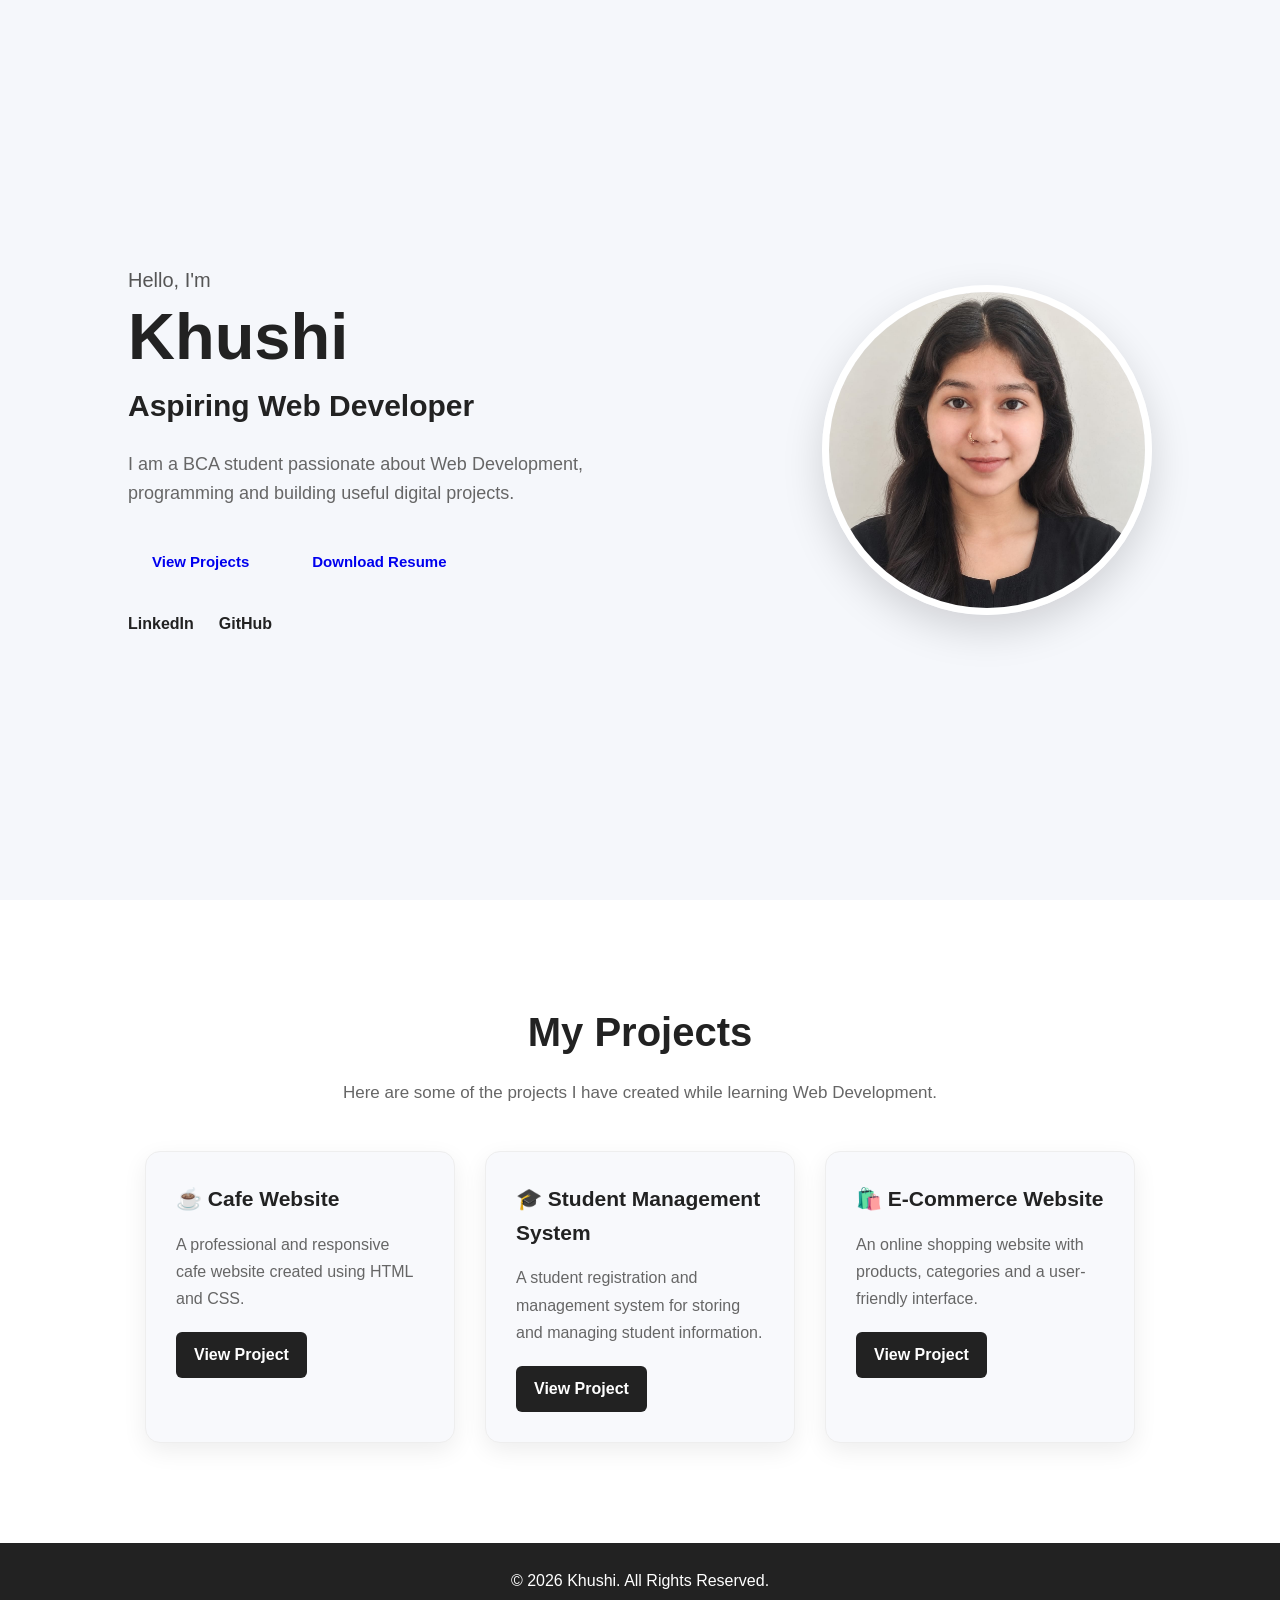
<file: index.html>
<!DOCTYPE html>
<html lang="en">

<head>

    <meta charset="UTF-8">

    <meta name="viewport" content="width=device-width, initial-scale=1.0">

    <title>Khushi | Aspiring Web Developer</title>

    <link rel="stylesheet" href="style.css">

</head>


<body>


    <!-- ==================== HOME SECTION ==================== -->

    <section id="home" class="hero">

        <div class="hero-content">


            <!-- LEFT SIDE -->

            <div class="hero-text">

                <p class="hello">
                    Hello, I'm
                </p>


                <h1>
                    Khushi
                </h1>


                <h2>
                    Aspiring Web Developer
                </h2>


                <p class="intro">
                    I am a BCA student passionate about Web Development,
                    programming and building useful digital projects.
                </p>


                <!-- BUTTONS -->

                <div class="buttons">

            <a href="#projects" class="btn">
                View Projects
            </a>


                    <a href="resume/Khushi-Resume.pdf" class="btn resume-btn" download>

                        Download Resume

                    </a>

                </div>


                <!-- SOCIAL LINKS -->

                <div class="social-links">

                    <a href="https://www.linkedin.com/in/khushi-kumari-074ba1424/" target="_blank">

                        LinkedIn

                    </a>


                    <a href="https://github.com/" target="_blank">

                        GitHub

                    </a>

                </div>

            </div>


            <!-- RIGHT SIDE PHOTO -->

            <div class="hero-image">

                <img src="images/profile.jpg" alt="Khushi - Aspiring Web Developer">

            </div>


        </div>

    </section>



    <!-- ==================== PROJECTS SECTION ==================== -->

    <section id="projects">


        <h2>
            My Projects
        </h2>


        <p class="section-text">

            Here are some of the projects I have created
            while learning Web Development.

        </p>



        <div class="projects">


            <!-- PROJECT 1 -->

            <div class="project-card">

                <h3>
                    ☕ Cafe Website
                </h3>


                <p>

                    A professional and responsive cafe website
                    created using HTML and CSS.

                </p>


                <a href="cafe/index.html" class="project-btn">
                    View Project
                </a>
            </div>



            <!-- PROJECT 2 -->

            <div class="project-card">

                <h3>
                    🎓 Student Management System
                </h3>


                <p>

                    A student registration and management system
                    for storing and managing student information.

                </p>


            <a href="student-management/index.html" class="project-btn">
                View Project
            </a>

            </div>



            <!-- PROJECT 3 -->

            <div class="project-card">

                <h3>
                    🛍️ E-Commerce Website
                </h3>


                <p>

                    An online shopping website with products,
                    categories and a user-friendly interface.

                </p>


                <a href="ecommerce/index.html" class="project-btn">
                    View Project
                </a>

            </div>


        </div>

    </section>



    <!-- ==================== FOOTER ==================== -->

    <footer>

        <p>
            © 2026 Khushi. All Rights Reserved.
        </p>

    </footer>


    <script src="script.js"></script>

</body>

</html>
</file>
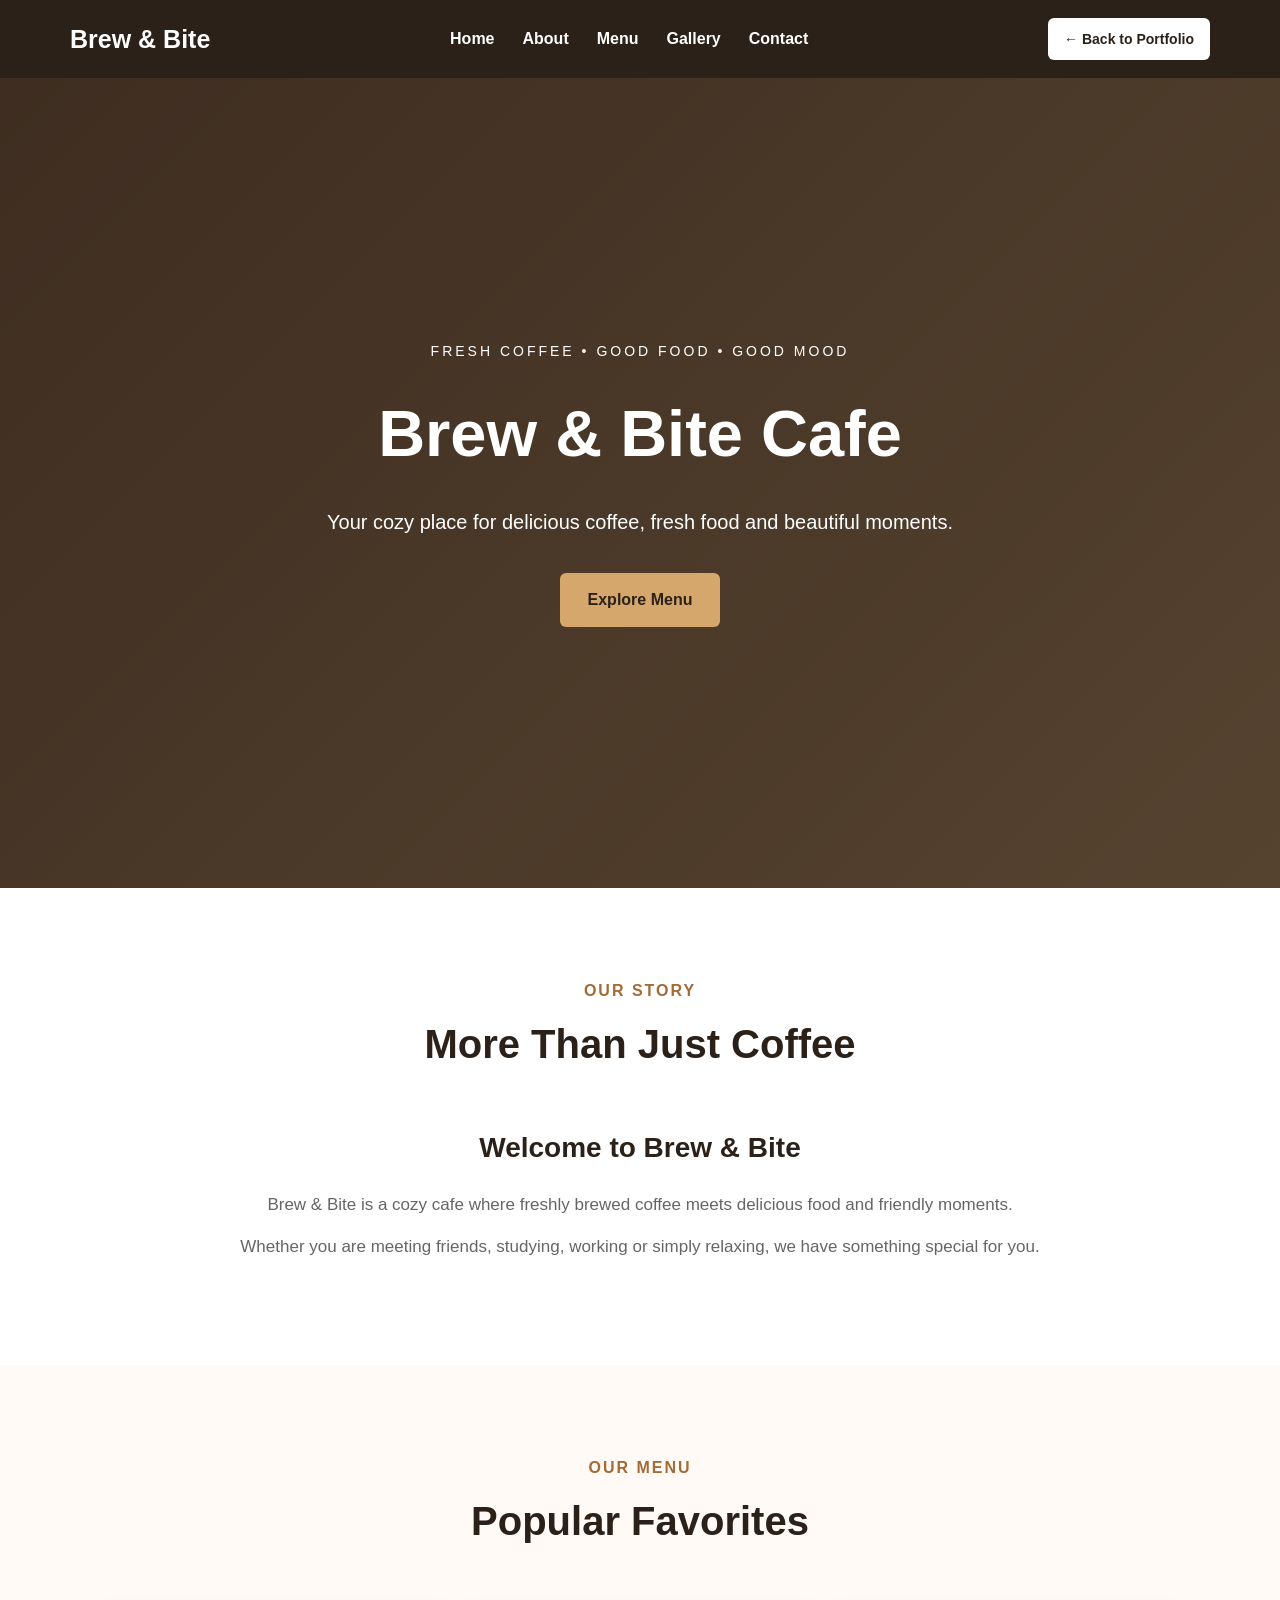
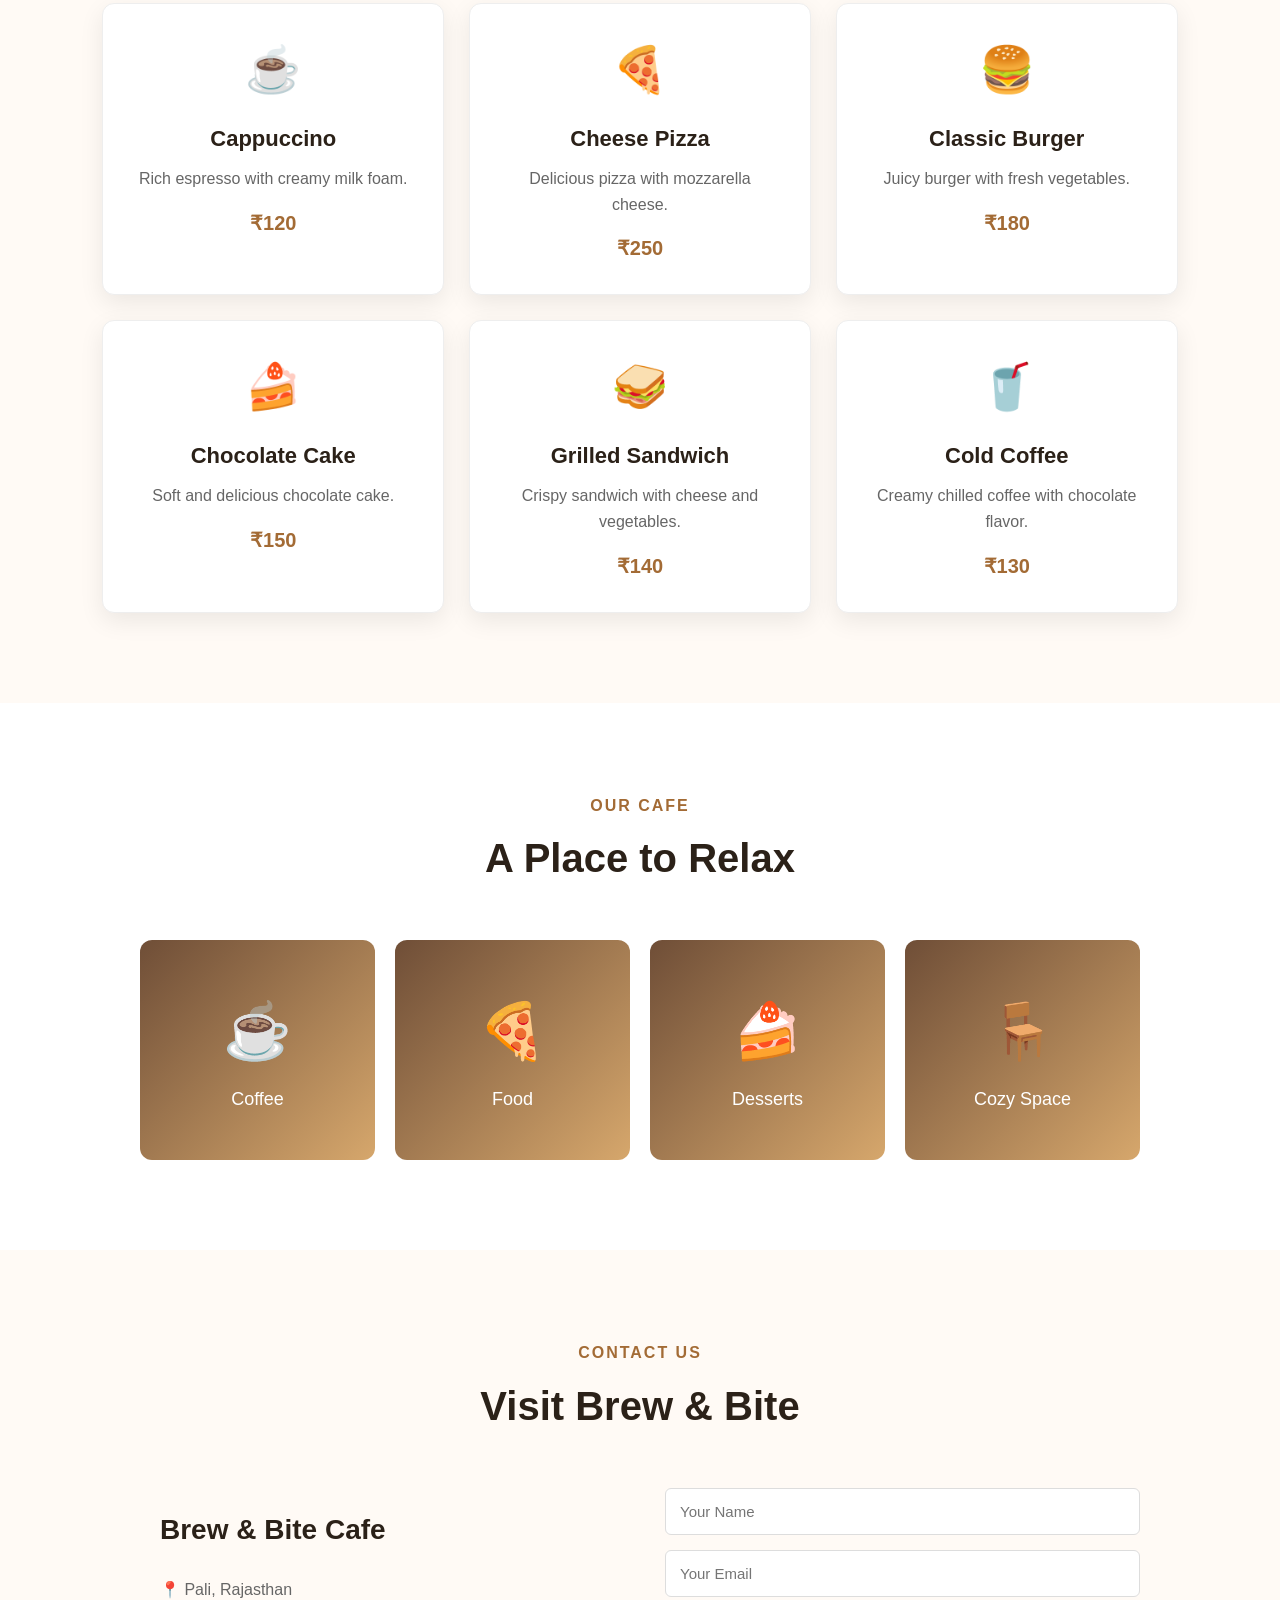
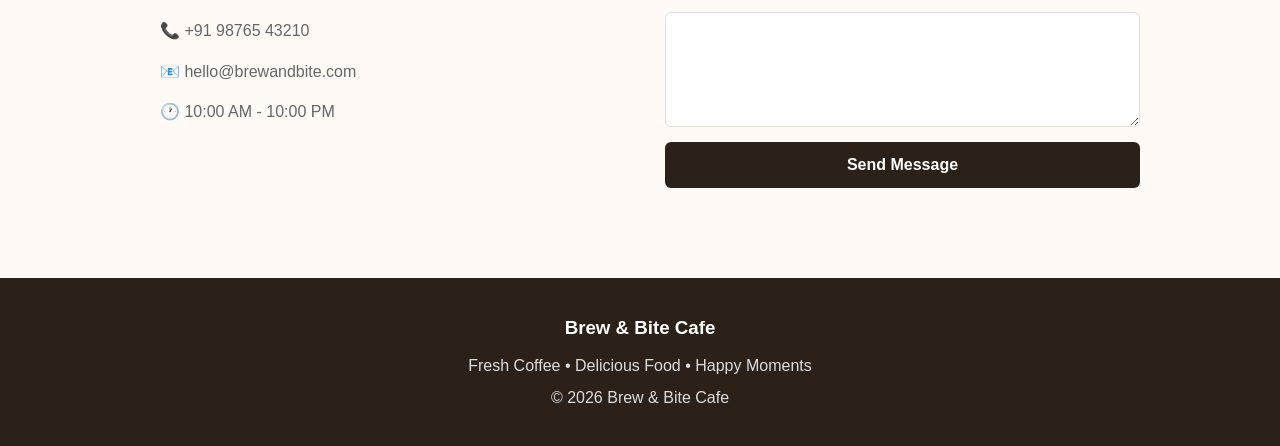
<file: cafe/index.html>
<!DOCTYPE html>
<html lang="en">

<head>

    <meta charset="UTF-8">

    <meta name="viewport" content="width=device-width, initial-scale=1.0">

    <title>Brew & Bite Cafe</title>

    <link rel="stylesheet" href="style.css">

</head>

<body>


    <!-- NAVBAR -->

    <header>

        <nav class="navbar">

            <div class="logo">
                Brew & Bite
            </div>

            <ul class="nav-links">

                <li>
                    <a href="#home">Home</a>
                </li>

                <li>
                    <a href="#about">About</a>
                </li>

                <li>
                    <a href="#menu">Menu</a>
                </li>

                <li>
                    <a href="#gallery">Gallery</a>
                </li>

                <li>
                    <a href="#contact">Contact</a>
                </li>

            </ul>
            <a href="../index.html" class="portfolio-btn">
                ← Back to Portfolio
            </a>

        </nav>

    </header>


    <!-- HOME -->

    <section id="home" class="hero">

        <div class="hero-content">

            <p class="tagline">
                FRESH COFFEE • GOOD FOOD • GOOD MOOD
            </p>

            <h1>
                Brew & Bite Cafe
            </h1>

            <p class="hero-text">
                Your cozy place for delicious coffee,
                fresh food and beautiful moments.
            </p>

            <a href="#menu" class="hero-btn">
                Explore Menu
            </a>

        </div>

    </section>


    <!-- ABOUT -->

    <section id="about" class="about">

        <div class="section-title">

            <p>
                OUR STORY
            </p>

            <h2>
                More Than Just Coffee
            </h2>

        </div>


        <div class="about-content">

            <div class="about-text">

                <h3>
                    Welcome to Brew & Bite
                </h3>

                <p>
                    Brew & Bite is a cozy cafe where
                    freshly brewed coffee meets delicious
                    food and friendly moments.
                </p>

                <p>
                    Whether you are meeting friends,
                    studying, working or simply relaxing,
                    we have something special for you.
                </p>

            </div>

        </div>

    </section>


    <!-- MENU -->

    <section id="menu" class="menu">

        <div class="section-title">

            <p>
                OUR MENU
            </p>

            <h2>
                Popular Favorites
            </h2>

        </div>


        <div class="menu-container">


            <div class="menu-card">

                <div class="food-icon">
                    ☕
                </div>

                <h3>
                    Cappuccino
                </h3>

                <p>
                    Rich espresso with creamy milk foam.
                </p>

                <strong>
                    ₹120
                </strong>

            </div>


            <div class="menu-card">

                <div class="food-icon">
                    🍕
                </div>

                <h3>
                    Cheese Pizza
                </h3>

                <p>
                    Delicious pizza with mozzarella cheese.
                </p>

                <strong>
                    ₹250
                </strong>

            </div>


            <div class="menu-card">

                <div class="food-icon">
                    🍔
                </div>

                <h3>
                    Classic Burger
                </h3>

                <p>
                    Juicy burger with fresh vegetables.
                </p>

                <strong>
                    ₹180
                </strong>

            </div>


            <div class="menu-card">

                <div class="food-icon">
                    🍰
                </div>

                <h3>
                    Chocolate Cake
                </h3>

                <p>
                    Soft and delicious chocolate cake.
                </p>

                <strong>
                    ₹150
                </strong>

            </div>


            <div class="menu-card">

                <div class="food-icon">
                    🥪
                </div>

                <h3>
                    Grilled Sandwich
                </h3>

                <p>
                    Crispy sandwich with cheese and vegetables.
                </p>

                <strong>
                    ₹140
                </strong>

            </div>


            <div class="menu-card">

                <div class="food-icon">
                    🥤
                </div>

                <h3>
                    Cold Coffee
                </h3>

                <p>
                    Creamy chilled coffee with chocolate flavor.
                </p>

                <strong>
                    ₹130
                </strong>

            </div>


        </div>

    </section>


    <!-- GALLERY -->

    <section id="gallery" class="gallery">

        <div class="section-title">

            <p>
                OUR CAFE
            </p>

            <h2>
                A Place to Relax
            </h2>

        </div>


        <div class="gallery-container">

            <div class="gallery-card">
                ☕
                <span>Coffee</span>
            </div>

            <div class="gallery-card">
                🍕
                <span>Food</span>
            </div>

            <div class="gallery-card">
                🍰
                <span>Desserts</span>
            </div>

            <div class="gallery-card">
                🪑
                <span>Cozy Space</span>
            </div>

        </div>

    </section>


    <!-- CONTACT -->

    <section id="contact" class="contact">

        <div class="section-title">

            <p>
                CONTACT US
            </p>

            <h2>
                Visit Brew & Bite
            </h2>

        </div>


        <div class="contact-container">


            <div class="contact-info">

                <h3>
                    Brew & Bite Cafe
                </h3>

                <p>
                    📍 Pali, Rajasthan
                </p>

                <p>
                    📞 +91 98765 43210
                </p>

                <p>
                    📧 hello@brewandbite.com
                </p>

                <p>
                    🕐 10:00 AM - 10:00 PM
                </p>

            </div>


            <form>

                <input type="text" placeholder="Your Name" required>

                <input type="email" placeholder="Your Email" required>

                <textarea rows="5" placeholder="Your Message" required>
                </textarea>

                <button type="submit">
                    Send Message
                </button>

            </form>


        </div>

    </section>


    <!-- FOOTER -->

    <footer>

        <h3>
            Brew & Bite Cafe
        </h3>

        <p>
            Fresh Coffee • Delicious Food • Happy Moments
        </p>

        <p>
            © 2026 Brew & Bite Cafe
        </p>

    </footer>


</body>

</html>
</file>
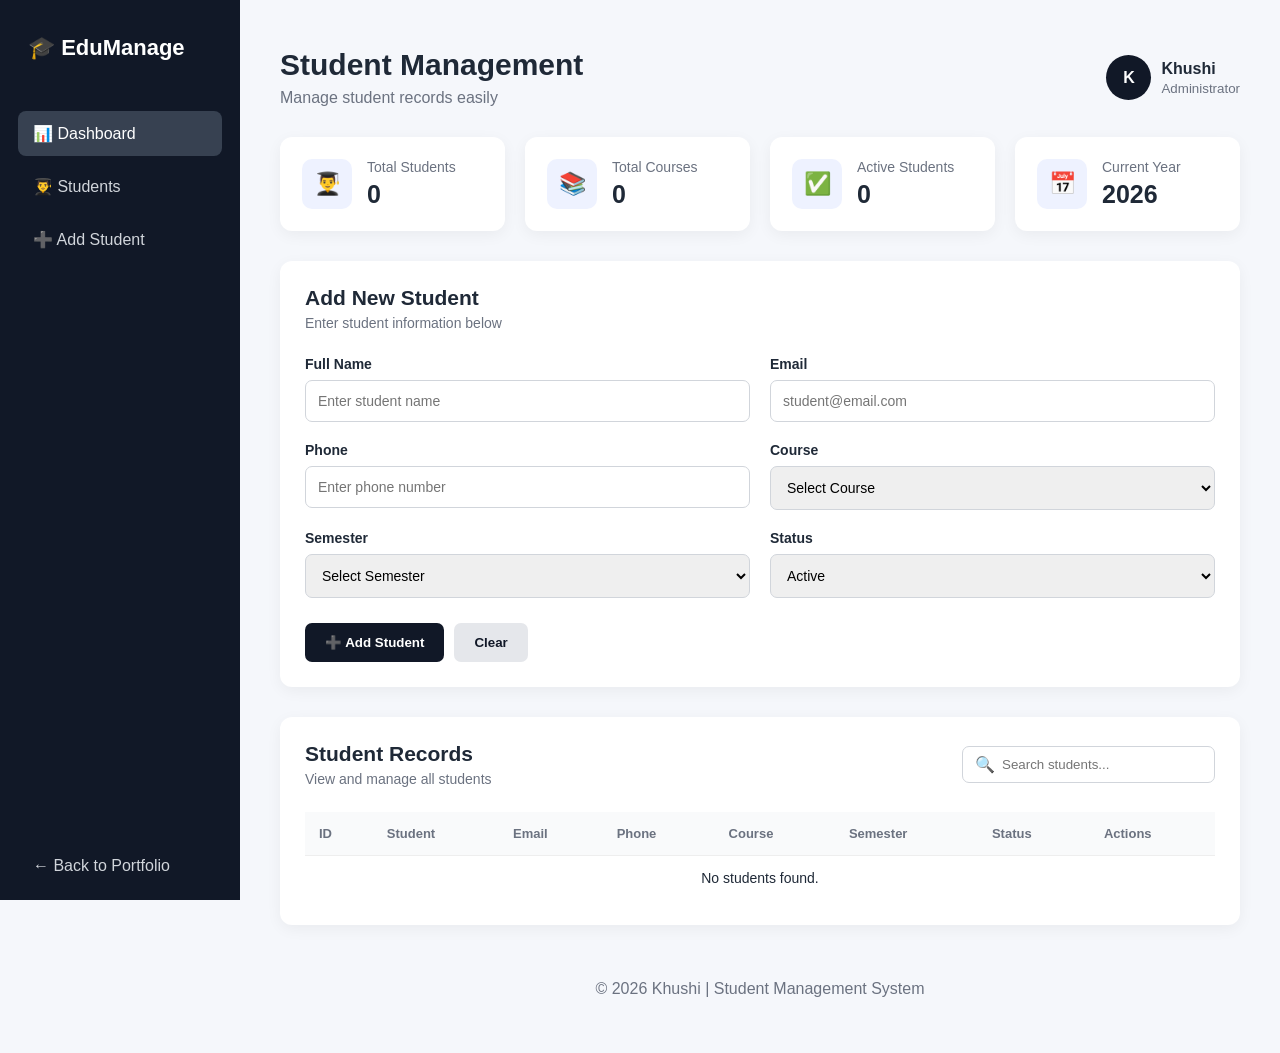
<file: student-management/index.html>
<!DOCTYPE html>
<html lang="en">

<head>

    <meta charset="UTF-8">

    <meta name="viewport" content="width=device-width, initial-scale=1.0">

    <title>Student Management System | Khushi</title>

    <link rel="stylesheet" href="style.css">

</head>

<body>
    <a href="../index.html#projects" class="portfolio-btn">
        ← Back to My Projects
    </a>

    <!-- Sidebar -->

    <aside class="sidebar">

        <div class="logo">
            🎓 <span>EduManage</span>
        </div>

        <nav>

            <a href="#dashboard" class="active">
                📊 Dashboard
            </a>

            <a href="#students">
                👨‍🎓 Students
            </a>

            <a href="#add-student">
                ➕ Add Student
            </a>

        </nav>

        <div class="sidebar-bottom">

            <a href="../index.html#projects">
                ← Back to Portfolio
            </a>

        </div>

    </aside>


    <!-- Main Content -->

    <main class="main-content">

        <!-- Top Bar -->

        <header class="topbar">

            <div>
                <h1>Student Management</h1>

                <p>
                    Manage student records easily
                </p>
            </div>

            <div class="profile">

                <div class="profile-circle">
                    K
                </div>

                <div>
                    <strong>Khushi</strong>
                    <small>Administrator</small>
                </div>

            </div>

        </header>


        <!-- Dashboard -->

        <section id="dashboard" class="dashboard">

            <div class="stat-card">

                <div class="stat-icon">
                    👨‍🎓
                </div>

                <div>

                    <p>Total Students</p>

                    <h2 id="totalStudents">
                        0
                    </h2>

                </div>

            </div>


            <div class="stat-card">

                <div class="stat-icon">
                    📚
                </div>

                <div>

                    <p>Total Courses</p>

                    <h2 id="totalCourses">
                        0
                    </h2>

                </div>

            </div>


            <div class="stat-card">

                <div class="stat-icon">
                    ✅
                </div>

                <div>

                    <p>Active Students</p>

                    <h2 id="activeStudents">
                        0
                    </h2>

                </div>

            </div>


            <div class="stat-card">

                <div class="stat-icon">
                    📅
                </div>

                <div>

                    <p>Current Year</p>

                    <h2>
                        2026
                    </h2>

                </div>

            </div>

        </section>


        <!-- Add Student -->

        <section id="add-student" class="panel">

            <div class="panel-header">

                <div>

                    <h2>Add New Student</h2>

                    <p>
                        Enter student information below
                    </p>

                </div>

            </div>


            <form id="studentForm">

                <input type="hidden" id="editIndex">


                <div class="form-grid">

                    <div class="form-group">

                        <label>
                            Full Name
                        </label>

                        <input type="text" id="studentName" placeholder="Enter student name" required>

                    </div>


                    <div class="form-group">

                        <label>
                            Email
                        </label>

                        <input type="email" id="studentEmail" placeholder="student@email.com" required>

                    </div>


                    <div class="form-group">

                        <label>
                            Phone
                        </label>

                        <input type="tel" id="studentPhone" placeholder="Enter phone number" required>

                    </div>


                    <div class="form-group">

                        <label>
                            Course
                        </label>

                        <select id="studentCourse" required>

                            <option value="">
                                Select Course
                            </option>

                            <option value="BCA">
                                BCA
                            </option>

                            <option value="BBA">
                                BBA
                            </option>

                            <option value="B.Com">
                                B.Com
                            </option>

                            <option value="MCA">
                                MCA
                            </option>

                        </select>

                    </div>


                    <div class="form-group">

                        <label>
                            Semester
                        </label>

                        <select id="studentSemester" required>

                            <option value="">
                                Select Semester
                            </option>

                            <option>
                                1st Semester
                            </option>

                            <option>
                                2nd Semester
                            </option>

                            <option>
                                3rd Semester
                            </option>

                            <option>
                                4th Semester
                            </option>

                            <option>
                                5th Semester
                            </option>

                            <option>
                                6th Semester
                            </option>

                        </select>

                    </div>


                    <div class="form-group">

                        <label>
                            Status
                        </label>

                        <select id="studentStatus">

                            <option value="Active">
                                Active
                            </option>

                            <option value="Inactive">
                                Inactive
                            </option>

                        </select>

                    </div>

                </div>


                <div class="form-buttons">

                    <button type="submit" class="primary-btn" id="submitBtn">
                        ➕ Add Student
                    </button>

                    <button type="button" class="secondary-btn" onclick="resetForm()">
                        Clear
                    </button>

                </div>

            </form>

        </section>


        <!-- Student List -->

        <section id="students" class="panel">

            <div class="panel-header">

                <div>

                    <h2>Student Records</h2>

                    <p>
                        View and manage all students
                    </p>

                </div>


                <div class="search-box">

                    🔍

                    <input type="text" id="searchInput" placeholder="Search students...">

                </div>

            </div>


            <div class="table-container">

                <table>

                    <thead>

                        <tr>

                            <th>ID</th>

                            <th>Student</th>

                            <th>Email</th>

                            <th>Phone</th>

                            <th>Course</th>

                            <th>Semester</th>

                            <th>Status</th>

                            <th>Actions</th>

                        </tr>

                    </thead>


                    <tbody id="studentTable">

                    </tbody>

                </table>

            </div>

        </section>


        <!-- Footer -->

        <footer>

            <p>
                © 2026 Khushi | Student Management System
            </p>

        </footer>

    </main>


    <script src="script.js"></script>

</body>

</html>
</file>
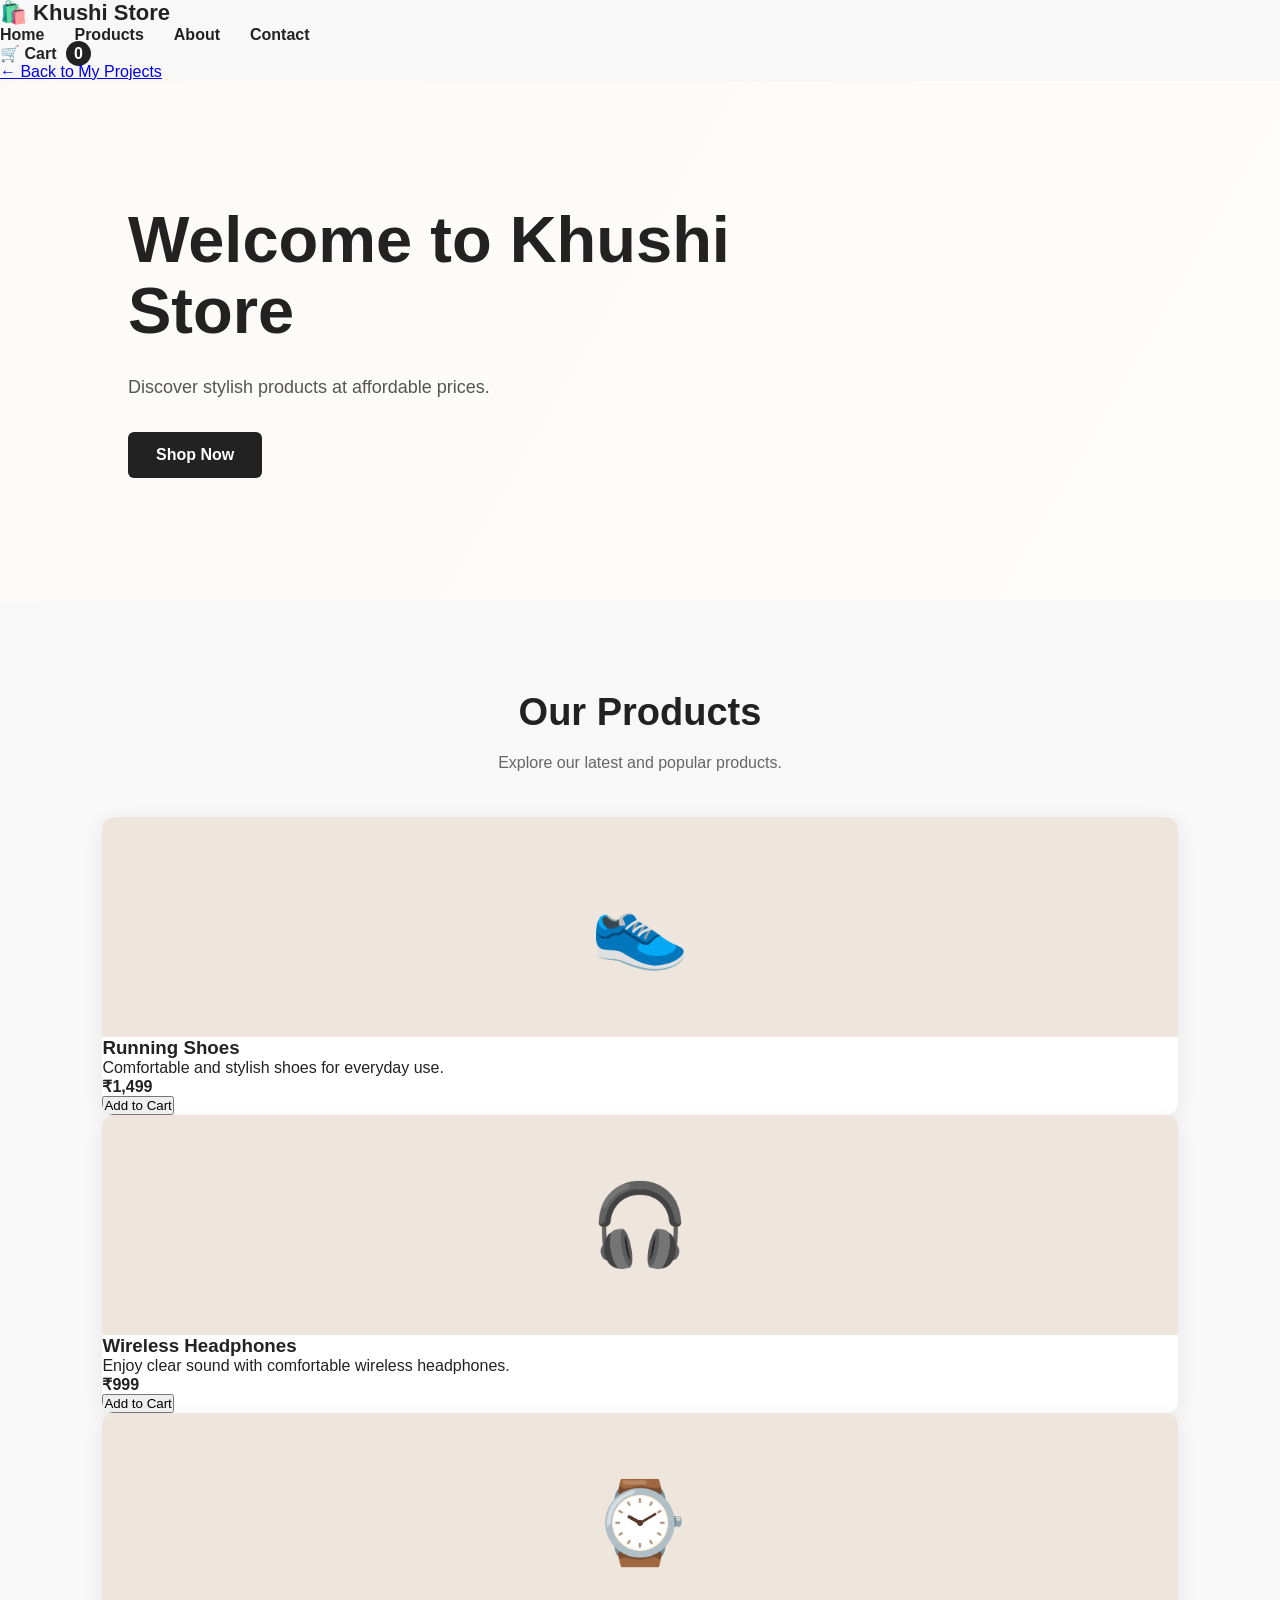
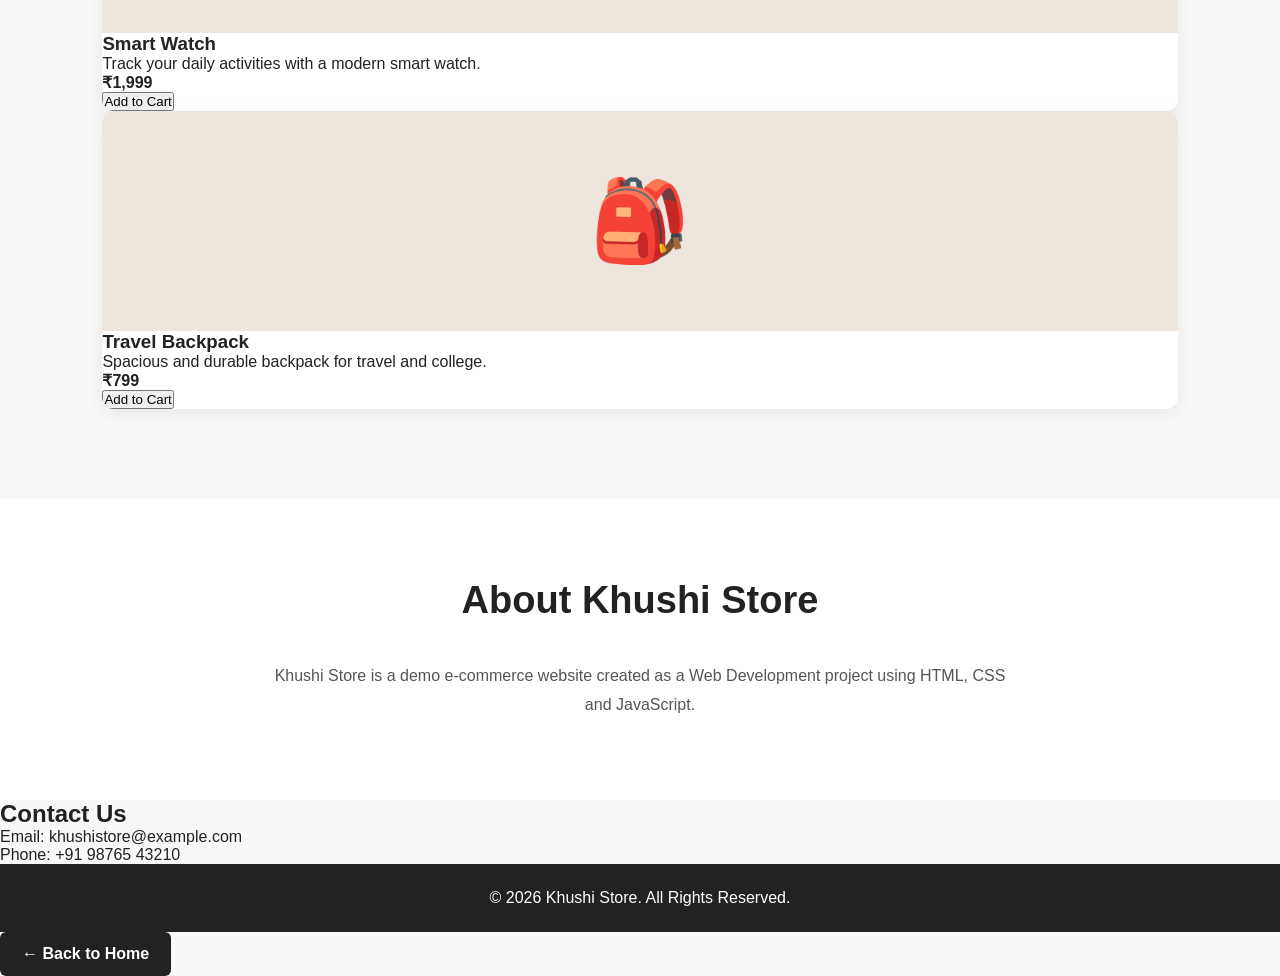
<file: e/ecommerce/index.html>
<!DOCTYPE html>
<html lang="en">

<head>
    <meta charset="UTF-8">
    <meta name="viewport" content="width=device-width, initial-scale=1.0">

    <title>Khushi Store | E-Commerce</title>

    <link rel="stylesheet" href="style.css">
</head>

<body>

    <!-- Header -->
    <header>

        <div class="logo">
            🛍️ Khushi Store
        </div>

        <nav>
            <a href="#home">Home</a>
            <a href="#products">Products</a>
            <a href="#about">About</a>
            <a href="#contact">Contact</a>
        </nav>

        <div class="cart">
            🛒 Cart <span id="cart-count">0</span>
        </div>

    </header>


    <!-- Back to Portfolio -->
    <a href="../index.html#projects" class="portfolio-btn">
        ← Back to My Projects
    </a>


    <!-- Hero Section -->
    <section id="home" class="hero">

        <div class="hero-content">

            <h1>Welcome to Khushi Store</h1>

            <p>
                Discover stylish products at affordable prices.
            </p>

            <a href="#products" class="shop-btn">
                Shop Now
            </a>

        </div>

    </section>


    <!-- Products Section -->
    <section id="products" class="products-section">

        <h2>Our Products</h2>

        <p class="section-text">
            Explore our latest and popular products.
        </p>


        <div class="products">


            <!-- Product 1 -->
            <div class="product-card">

                <div class="product-image">
                    👟
                </div>

                <h3>Running Shoes</h3>

                <p>
                    Comfortable and stylish shoes for everyday use.
                </p>

                <h4>₹1,499</h4>

                <button onclick="addToCart()">
                    Add to Cart
                </button>

            </div>


            <!-- Product 2 -->
            <div class="product-card">

                <div class="product-image">
                    🎧
                </div>

                <h3>Wireless Headphones</h3>

                <p>
                    Enjoy clear sound with comfortable wireless headphones.
                </p>

                <h4>₹999</h4>

                <button onclick="addToCart()">
                    Add to Cart
                </button>

            </div>


            <!-- Product 3 -->
            <div class="product-card">

                <div class="product-image">
                    ⌚
                </div>

                <h3>Smart Watch</h3>

                <p>
                    Track your daily activities with a modern smart watch.
                </p>

                <h4>₹1,999</h4>

                <button onclick="addToCart()">
                    Add to Cart
                </button>

            </div>


            <!-- Product 4 -->
            <div class="product-card">

                <div class="product-image">
                    🎒
                </div>

                <h3>Travel Backpack</h3>

                <p>
                    Spacious and durable backpack for travel and college.
                </p>

                <h4>₹799</h4>

                <button onclick="addToCart()">
                    Add to Cart
                </button>

            </div>


        </div>

    </section>


    <!-- About Section -->
    <section id="about" class="about">

        <h2>About Khushi Store</h2>

        <p>
            Khushi Store is a demo e-commerce website created
            as a Web Development project using HTML, CSS and JavaScript.
        </p>

    </section>


    <!-- Contact Section -->
    <section id="contact" class="contact">

        <h2>Contact Us</h2>

        <p>Email: khushistore@example.com</p>

        <p>Phone: +91 98765 43210</p>

    </section>


    <!-- Footer -->
    <footer>

        <p>
            © 2026 Khushi Store. All Rights Reserved.
        </p>

    </footer>

<a href="../index.html" class="back-btn">← Back to Home</a>
    <script src="script.js"></script>

</body>

</html>
</file>
<file: style.css>
/* =====================================
   BASIC RESET
===================================== */

* {
    margin: 0;
    padding: 0;
    box-sizing: border-box;
}

html {
    scroll-behavior: smooth;
}

body {
    font-family: Arial, sans-serif;
    color: #222;
    background: #f5f7fb;
    line-height: 1.6;
}


/* =====================================
   HOME SECTION
===================================== */

.hero {
    min-height: 100vh;
    padding: 80px 10%;
    display: flex;
    align-items: center;
    background: #f5f7fb;
}

.hero-content {
    width: 100%;
    display: flex;
    align-items: center;
    justify-content: space-between;
    gap: 70px;
}


/* LEFT SIDE */

.hero-text {
    max-width: 600px;
}

.hello {
    font-size: 20px;
    color: #555;
    margin-bottom: 5px;
}

.hero-text h1 {
    font-size: 65px;
    line-height: 1.1;
    margin-bottom: 10px;
}

.hero-text h2 {
    font-size: 30px;
    margin-bottom: 20px;
}

.intro {
    font-size: 18px;
    color: #666;
    max-width: 560px;
    margin-bottom: 30px;
}


/* =====================================
   BUTTONS
===================================== */

.buttons {
    display: flex;
    gap: 15px;
    flex-wrap: wrap;
}

.btn {
    display: inline-block;
    padding: 12px 24px;
    border-radius: 6px;
    text-decoration: none;
    font-weight: 600;
    font-size: 15px;
}

.btn:hover {
    transform: translateY(-3px);
    background: #444;
}

.resume-btn {
    padding: 12px 24px;
    font-size: 15px;
    border-radius: 6px;
}

.resume-btn:hover {
    background: #222;
    color: white;
}


/* =====================================
   SOCIAL LINKS
===================================== */

.social-links {
    display: flex;
    gap: 25px;
    margin-top: 25px;
}

.social-links a {
    color: #222;
    text-decoration: none;
    font-weight: bold;
    transition: 0.3s;
}

.social-links a:hover {
    color: #555;
}


/* =====================================
   PROFILE IMAGE
===================================== */

.hero-image {
    display: flex;
    justify-content: center;
    align-items: center;
}

.hero-image img {
    width: 330px;
    height: 330px;
    object-fit: cover;
    border-radius: 50%;
    border: 7px solid white;
    box-shadow: 0 15px 40px rgba(0, 0, 0, 0.15);
}


/* =====================================
   PROJECTS SECTION
===================================== */

#projects {
    padding: 100px 10%;
    background: white;
    text-align: center;
}

#projects h2 {
    font-size: 40px;
    margin-bottom: 15px;
}

.section-text {
    color: #666;
    font-size: 17px;
    margin-bottom: 45px;
}


/* PROJECT CARDS */

.projects {
    display: flex;
    justify-content: center;
    align-items: stretch;
    flex-wrap: wrap;
    gap: 30px;
}

.project-card {
    width: 310px;
    padding: 30px;
    background: #f8f9fc;
    border-radius: 15px;
    text-align: left;
    border: 1px solid #eee;
    box-shadow: 0 8px 25px rgba(0, 0, 0, 0.07);
    transition: 0.3s ease;
}

.project-card:hover {
    transform: translateY(-10px);
    box-shadow: 0 15px 35px rgba(0, 0, 0, 0.12);
}

.project-card h3 {
    font-size: 21px;
    margin-bottom: 15px;
}

.project-card p {
    color: #666;
    line-height: 1.7;
}


/* PROJECT BUTTON */

.project-btn {
    display: inline-block;
    margin-top: 20px;
    padding: 10px 18px;
    background: #222;
    color: white;
    text-decoration: none;
    border-radius: 6px;
    font-weight: bold;
    transition: 0.3s;
}

.project-btn:hover {
    background: #444;
    transform: translateY(-2px);
}


/* =====================================
   FOOTER
===================================== */

footer {
    background: #222;
    color: white;
    text-align: center;
    padding: 25px;
}

footer p {
    margin: 0;
}


/* =====================================
   MOBILE RESPONSIVE
===================================== */

@media (max-width: 768px) {

    .hero {
        padding: 60px 6%;
    }

    .hero-content {
        flex-direction: column-reverse;
        text-align: center;
        gap: 40px;
    }

    .hero-text {
        max-width: 100%;
    }

    .hero-text h1 {
        font-size: 48px;
    }

    .hero-text h2 {
        font-size: 25px;
    }

    .intro {
        font-size: 16px;
    }

    .buttons {
        justify-content: center;
    }

    .social-links {
        justify-content: center;
    }

    .hero-image img {
        width: 250px;
        height: 250px;
    }

    #projects {
        padding: 70px 6%;
    }

    #projects h2 {
        font-size: 32px;
    }

    .project-card {
        width: 100%;
        max-width: 400px;
    }
}


/* =====================================
   SMALL MOBILE
===================================== */

@media (max-width: 450px) {

    .hero-text h1 {
        font-size: 40px;
    }

    .hero-text h2 {
        font-size: 22px;
    }

    .hero-image img {
        width: 210px;
        height: 210px;
    }

    .btn {
        padding: 11px 18px;
    }
}
</file>
<file: cafe/style.css>
* {
    margin: 0;
    padding: 0;
    box-sizing: border-box;
}

html {
    scroll-behavior: smooth;
}

body {
    font-family: Arial, sans-serif;
    color: #2b2118;
    background: #fffaf5;
    line-height: 1.6;
}


/* NAVBAR */

header {
    background: #2b2118;
    position: sticky;
    top: 0;
    z-index: 1000;
}
.portfolio-btn {
    display: inline-block;
    padding: 10px 16px;

    background: white;
    color: #2b2118;

    text-decoration: none;

    border-radius: 6px;

    font-size: 14px;
    font-weight: bold;

    transition: 0.3s;
}

.portfolio-btn:hover {
    background: #d6a76c;
    color: white;
}

.navbar {
    max-width: 1200px;
    margin: auto;
    padding: 18px 30px;

    display: flex;
    justify-content: space-between;
    align-items: center;
}

.logo {
    color: white;
    font-size: 25px;
    font-weight: bold;
}

.nav-links {
    display: flex;
    gap: 28px;
    list-style: none;
}

.nav-links a {
    color: white;
    text-decoration: none;
    font-weight: bold;
}

.nav-links a:hover {
    color: #d6a76c;
}


/* HERO */

.hero {
    min-height: 90vh;

    display: flex;
    align-items: center;
    justify-content: center;

    text-align: center;

    padding: 40px 20px;

    background:
        linear-gradient(rgba(43, 33, 24, 0.72),
            rgba(43, 33, 24, 0.72)),
        linear-gradient(135deg, #6f4e37, #c49a6c);
}

.hero-content {
    max-width: 800px;
    color: white;
}

.tagline {
    font-size: 14px;
    letter-spacing: 3px;
    margin-bottom: 20px;
}

.hero h1 {
    font-size: 65px;
    margin-bottom: 20px;
}

.hero-text {
    font-size: 20px;
    margin-bottom: 35px;
}

.hero-btn {
    display: inline-block;

    padding: 14px 28px;

    background: #d6a76c;
    color: #2b2118;

    text-decoration: none;

    border-radius: 6px;

    font-weight: bold;

    transition: 0.3s;
}

.hero-btn:hover {
    transform: translateY(-3px);
    background: white;
}


/* COMMON SECTION */

section {
    padding: 90px 8%;
}

.section-title {
    text-align: center;
    margin-bottom: 50px;
}

.section-title p {
    color: #a36b35;
    font-weight: bold;
    letter-spacing: 2px;
}

.section-title h2 {
    font-size: 40px;
    margin-top: 8px;
}


/* ABOUT */

.about {
    background: white;
}

.about-content {
    max-width: 850px;
    margin: auto;
    text-align: center;
}

.about-text h3 {
    font-size: 28px;
    margin-bottom: 20px;
}

.about-text p {
    color: #666;
    margin-bottom: 15px;
    font-size: 17px;
}


/* MENU */

.menu {
    background: #fffaf5;
}

.menu-container {
    max-width: 1100px;
    margin: auto;

    display: grid;

    grid-template-columns:
        repeat(3, 1fr);

    gap: 25px;
}

.menu-card {
    background: white;

    padding: 30px;

    text-align: center;

    border-radius: 12px;

    border: 1px solid #eee;

    box-shadow:
        0 8px 25px rgba(0, 0, 0, 0.08);

    transition: 0.3s;
}

.menu-card:hover {
    transform: translateY(-8px);
}

.food-icon {
    font-size: 45px;
    margin-bottom: 15px;
}

.menu-card h3 {
    font-size: 22px;
    margin-bottom: 10px;
}

.menu-card p {
    color: #666;
    margin-bottom: 15px;
}

.menu-card strong {
    color: #a36b35;
    font-size: 20px;
}


/* GALLERY */

.gallery {
    background: white;
}

.gallery-container {
    max-width: 1000px;
    margin: auto;

    display: grid;

    grid-template-columns:
        repeat(4, 1fr);

    gap: 20px;
}

.gallery-card {
    height: 220px;

    border-radius: 12px;

    background:
        linear-gradient(135deg,
            #6f4e37,
            #d6a76c);

    color: white;

    display: flex;

    flex-direction: column;

    justify-content: center;

    align-items: center;

    font-size: 55px;

    transition: 0.3s;
}

.gallery-card:hover {
    transform: scale(1.04);
}

.gallery-card span {
    font-size: 18px;
    margin-top: 10px;
}


/* CONTACT */

.contact {
    background: #fffaf5;
}

.contact-container {
    max-width: 1000px;
    margin: auto;

    display: grid;

    grid-template-columns:
        1fr 1fr;

    gap: 50px;
}

.contact-info {
    padding: 20px;
}

.contact-info h3 {
    font-size: 28px;
    margin-bottom: 25px;
}

.contact-info p {
    margin-bottom: 15px;
    color: #666;
}


form {
    display: flex;
    flex-direction: column;
    gap: 15px;
}

input,
textarea {
    width: 100%;

    padding: 14px;

    border: 1px solid #ddd;

    border-radius: 6px;

    font-family: inherit;

    font-size: 15px;

    outline: none;
}

input:focus,
textarea:focus {
    border-color: #a36b35;
}

form button {
    padding: 14px;

    border: none;

    border-radius: 6px;

    background: #2b2118;

    color: white;

    font-size: 16px;

    font-weight: bold;

    cursor: pointer;
}

form button:hover {
    background: #a36b35;
}


/* FOOTER */

footer {
    background: #2b2118;

    color: white;

    text-align: center;

    padding: 35px 20px;
}

footer h3 {
    margin-bottom: 10px;
}

footer p {
    color: #ddd;
    margin-top: 7px;
}


/* MOBILE */

@media (max-width: 768px) {

    .navbar {
        flex-direction: column;
        gap: 15px;
    }

    .nav-links {
        gap: 15px;
        flex-wrap: wrap;
        justify-content: center;
    }

    .hero h1 {
        font-size: 45px;
    }

    .hero-text {
        font-size: 17px;
    }

    section {
        padding: 70px 6%;
    }

    .section-title h2 {
        font-size: 32px;
    }

    .menu-container {
        grid-template-columns: 1fr;
    }

    .gallery-container {
        grid-template-columns: 1fr 1fr;
    }

    .contact-container {
        grid-template-columns: 1fr;
    }
}


@media (max-width: 450px) {

    .hero h1 {
        font-size: 36px;
    }

    .gallery-container {
        grid-template-columns: 1fr;
    }

    .nav-links {
        font-size: 14px;
    }
        <a href="../index.html" class="portfolio-btn">← Back to Portfolio </a>

}
</file>
<file: student-management/style.css>
* {
    margin: 0;
    padding: 0;
    box-sizing: border-box;
}


body {
    font-family: Arial, sans-serif;

    background: #f5f7fb;

    color: #1f2937;
}


/* ================= SIDEBAR ================= */

.sidebar {

    position: fixed;

    left: 0;
    top: 0;

    width: 240px;
    height: 100vh;

    background: #111827;

    color: white;

    padding: 25px 18px;

    display: flex;

    flex-direction: column;
}


.logo {

    font-size: 22px;

    font-weight: bold;

    padding: 10px;

    margin-bottom: 40px;
}


.sidebar nav {

    display: flex;

    flex-direction: column;

    gap: 8px;
}


.sidebar nav a,
.sidebar-bottom a {

    color: #d1d5db;

    text-decoration: none;

    padding: 13px 15px;

    border-radius: 8px;

    transition: 0.3s;
}


.sidebar nav a:hover,
.sidebar nav a.active {

    background: #374151;

    color: white;
}


.sidebar-bottom {

    margin-top: auto;
}


/* ================= MAIN ================= */

.main-content {

    margin-left: 240px;

    min-height: 100vh;

    padding: 30px 40px;
}


/* ================= TOPBAR ================= */

.topbar {

    display: flex;

    justify-content: space-between;

    align-items: center;

    margin-bottom: 30px;
}


.topbar h1 {

    font-size: 30px;

    margin-bottom: 7px;
}


.topbar p {

    color: #6b7280;
}


.profile {

    display: flex;

    align-items: center;

    gap: 10px;
}


.profile-circle {

    width: 45px;
    height: 45px;

    border-radius: 50%;

    background: #111827;

    color: white;

    display: flex;

    justify-content: center;

    align-items: center;

    font-weight: bold;
}


.profile small {

    display: block;

    color: #6b7280;

    margin-top: 3px;
}


/* ================= DASHBOARD ================= */

.dashboard {

    display: grid;

    grid-template-columns:
        repeat(4, 1fr);

    gap: 20px;

    margin-bottom: 30px;
}


.stat-card {

    background: white;

    padding: 22px;

    border-radius: 12px;

    display: flex;

    align-items: center;

    gap: 15px;

    box-shadow:
        0 4px 15px rgba(0, 0, 0, 0.05);
}


.stat-icon {

    width: 50px;
    height: 50px;

    border-radius: 10px;

    background: #eef2ff;

    display: flex;

    justify-content: center;

    align-items: center;

    font-size: 22px;
}


.stat-card p {

    color: #6b7280;

    font-size: 14px;

    margin-bottom: 5px;
}


.stat-card h2 {

    font-size: 25px;
}


/* ================= PANEL ================= */

.panel {

    background: white;

    border-radius: 12px;

    padding: 25px;

    margin-bottom: 30px;

    box-shadow:
        0 4px 15px rgba(0, 0, 0, 0.05);
}


.panel-header {

    display: flex;

    justify-content: space-between;

    align-items: center;

    margin-bottom: 25px;
}


.panel-header h2 {

    font-size: 21px;

    margin-bottom: 5px;
}


.panel-header p {

    color: #6b7280;

    font-size: 14px;
}


/* ================= FORM ================= */

.form-grid {

    display: grid;

    grid-template-columns:
        repeat(2, 1fr);

    gap: 20px;
}


.form-group {

    display: flex;

    flex-direction: column;

    gap: 8px;
}


.form-group label {

    font-size: 14px;

    font-weight: bold;
}


.form-group input,
.form-group select {

    padding: 12px;

    border: 1px solid #d1d5db;

    border-radius: 7px;

    font-size: 14px;

    outline: none;
}


.form-group input:focus,
.form-group select:focus {

    border-color: #111827;

    box-shadow:
        0 0 0 2px rgba(17, 24, 39, 0.08);
}


.form-buttons {

    margin-top: 25px;

    display: flex;

    gap: 10px;
}


.primary-btn,
.secondary-btn {

    padding: 12px 20px;

    border-radius: 7px;

    border: none;

    cursor: pointer;

    font-weight: bold;
}


.primary-btn {

    background: #111827;

    color: white;
}


.primary-btn:hover {

    background: #374151;
}


.secondary-btn {

    background: #e5e7eb;

    color: #111827;
}


/* ================= SEARCH ================= */

.search-box {

    display: flex;

    align-items: center;

    gap: 7px;

    border: 1px solid #d1d5db;

    padding: 8px 12px;

    border-radius: 7px;
}


.search-box input {

    border: none;

    outline: none;

    width: 200px;
}


/* ================= TABLE ================= */

.table-container {

    overflow-x: auto;
}


table {

    width: 100%;

    border-collapse: collapse;

    min-width: 850px;
}


th {

    background: #f9fafb;

    text-align: left;

    padding: 14px;

    font-size: 13px;

    color: #6b7280;
}


td {

    padding: 14px;

    border-top: 1px solid #eee;

    font-size: 14px;
}


tr:hover {

    background: #fafafa;
}


/* ================= STATUS ================= */

.status {

    padding: 5px 10px;

    border-radius: 20px;

    font-size: 12px;

    font-weight: bold;
}


.status.active {

    background: #dcfce7;

    color: #166534;
}


.status.inactive {

    background: #fee2e2;

    color: #991b1b;
}


/* ================= ACTION BUTTONS ================= */

.action-btn {

    border: none;

    padding: 7px 10px;

    border-radius: 5px;

    cursor: pointer;

    margin-right: 5px;
}


.edit-btn {

    background: #e0e7ff;

    color: #3730a3;
}


.delete-btn {

    background: #fee2e2;

    color: #991b1b;
}


/* ================= FOOTER ================= */

footer {

    text-align: center;

    color: #6b7280;

    padding: 25px;
}


/* ================= RESPONSIVE ================= */

@media (max-width: 1000px) {

    .dashboard {

        grid-template-columns:
            repeat(2, 1fr);
    }

}


@media (max-width: 700px) {

    .sidebar {

        position: relative;

        width: 100%;

        height: auto;
    }


    .sidebar-bottom {

        margin-top: 20px;
    }


    .main-content {

        margin-left: 0;

        padding: 20px;
    }


    .topbar {

        flex-direction: column;

        align-items: flex-start;

        gap: 20px;
    }


    .dashboard {

        grid-template-columns: 1fr;
    }


    .form-grid {

        grid-template-columns: 1fr;
    }


    .panel-header {

        flex-direction: column;

        align-items: flex-start;

        gap: 15px;
    }


    .search-box {

        width: 100%;
    }


    .search-box input {

        width: 100%;
    }
        .portfolio-btn {
            display: inline-block;
            padding: 10px 18px;
    
            background: white;
            color: #2b2118;
    
            text-decoration: none;
    
            border: 1px solid #2b2118;
            border-radius: 6px;
    
            font-size: 14px;
            font-weight: bold;
    
            margin: 20px;
    
            transition: 0.3s;
        }
    
        .portfolio-btn:hover {
            background: #2b2118;
            color: white;
        }

}
</file>
<file: e/ecommerce/style.css>
* {
    margin: 0;
    padding: 0;
    box-sizing: border-box;
}

html {
    scroll-behavior: smooth;
}

body {
    font-family: Arial, sans-serif;
    background: #f8f8f8;
    color: #222;
}


/* Header */

.header {
    background: white;
    height: 75px;
    display: flex;
    align-items: center;
    justify-content: space-between;
    padding: 0 7%;
    position: sticky;
    top: 0;
    z-index: 1000;
    box-shadow: 0 2px 10px rgba(0, 0, 0, 0.08);
}

.logo {
    font-size: 22px;
    font-weight: bold;
}

nav {
    display: flex;
    gap: 30px;
}

nav a {
    text-decoration: none;
    color: #222;
    font-weight: 600;
}

nav a:hover {
    color: #8b5e3c;
}

.cart {
    font-weight: bold;
}

#cart-count {
    background: #222;
    color: white;
    padding: 4px 8px;
    border-radius: 20px;
    margin-left: 5px;
}


/* Hero */

.hero {
    min-height: 520px;
    display: flex;
    align-items: center;
    padding: 70px 10%;

    background:
        linear-gradient(rgba(255, 255, 255, 0.88),
            rgba(255, 255, 255, 0.88)),
        linear-gradient(120deg, #ead8c5, #f7eee5);
}

.hero-content {
    max-width: 650px;
}

.small-title {
    letter-spacing: 3px;
    font-size: 14px;
    font-weight: bold;
    margin-bottom: 20px;
    color: #8b5e3c;
}

.hero h1 {
    font-size: 65px;
    line-height: 1.1;
    margin-bottom: 25px;
}

.hero h1 span {
    display: block;
    color: #8b5e3c;
}

.hero p {
    font-size: 18px;
    line-height: 1.7;
    color: #555;
    margin-bottom: 30px;
}

.shop-btn {
    display: inline-block;
    background: #222;
    color: white;
    padding: 14px 28px;
    border-radius: 6px;
    text-decoration: none;
    font-weight: bold;
}

.shop-btn:hover {
    background: #8b5e3c;
}


/* Categories */

.categories {
    padding: 80px 8%;
    text-align: center;
    background: white;
}

.categories h2,
.products-section h2,
.about h2 {
    font-size: 38px;
    margin-bottom: 40px;
}

.category-container {
    display: grid;
    grid-template-columns: repeat(4, 1fr);
    gap: 25px;
}

.category-card {
    background: #fafafa;
    padding: 35px 20px;
    border-radius: 12px;
    border: 1px solid #eee;
    transition: 0.3s;
}

.category-card:first-child {
    font-size: 40px;
}

.category-card h3 {
    font-size: 20px;
    margin: 15px 0 8px;
}

.category-card p {
    color: #666;
    font-size: 14px;
}

.category-card:hover {
    transform: translateY(-8px);
    box-shadow: 0 10px 25px rgba(0, 0, 0, 0.1);
}


/* Products */

.products-section {
    padding: 90px 8%;
    text-align: center;
}

.section-text {
    color: #666;
    margin-top: -20px;
    margin-bottom: 45px;
}

.product-container {
    display: grid;
    grid-template-columns: repeat(4, 1fr);
    gap: 25px;
}

.product-card {
    background: white;
    border-radius: 12px;
    overflow: hidden;
    text-align: left;
    box-shadow: 0 5px 20px rgba(0, 0, 0, 0.07);
    transition: 0.3s;
}

.product-card:hover {
    transform: translateY(-7px);
    box-shadow: 0 12px 30px rgba(0, 0, 0, 0.12);
}

.product-image {
    height: 220px;
    background: #eee5dc;
    display: flex;
    justify-content: center;
    align-items: center;
    font-size: 80px;
}

.product-info {
    padding: 22px;
}

.tag {
    display: inline-block;
    background: #222;
    color: white;
    padding: 5px 9px;
    font-size: 11px;
    border-radius: 4px;
}

.product-info h3 {
    margin: 15px 0 10px;
    font-size: 21px;
}

.product-info p {
    color: #666;
    line-height: 1.6;
    font-size: 14px;
}

.product-bottom {
    display: flex;
    justify-content: space-between;
    align-items: center;
    margin-top: 20px;
}

.product-bottom strong {
    font-size: 20px;
}

.product-bottom button {
    border: none;
    background: #222;
    color: white;
    padding: 10px 13px;
    border-radius: 5px;
    cursor: pointer;
    font-weight: bold;
}

.product-bottom button:hover {
    background: #8b5e3c;
}


/* About */

.about {
    background: white;
    text-align: center;
    padding: 80px 15%;
}

.about p {
    max-width: 750px;
    margin: auto;
    line-height: 1.8;
    color: #555;
}


/* Back Button */

.back-section {
    text-align: center;
    padding: 60px 20px;
}

.back-btn {
    display: inline-block;
    padding: 13px 22px;
    background: #222;
    color: white;
    text-decoration: none;
    border-radius: 6px;
    font-weight: bold;
}

.back-btn:hover {
    background: #8b5e3c;
}


/* Footer */

footer {
    background: #222;
    color: white;
    text-align: center;
    padding: 25px;
}


/* Responsive */

@media (max-width: 900px) {

    .header {
        padding: 0 4%;
    }

    nav {
        gap: 12px;
    }

    .hero h1 {
        font-size: 48px;
    }

    .category-container,
    .product-container {
        grid-template-columns: repeat(2, 1fr);
    }
}


@media (max-width: 600px) {

    .header {
        height: auto;
        padding: 20px;
        flex-direction: column;
        gap: 15px;
    }

    nav {
        flex-wrap: wrap;
        justify-content: center;
    }

    .hero {
        padding: 60px 7%;
    }

    .hero h1 {
        font-size: 40px;
    }

    .category-container,
    .product-container {
        grid-template-columns: 1fr;
    }

}
</file>
